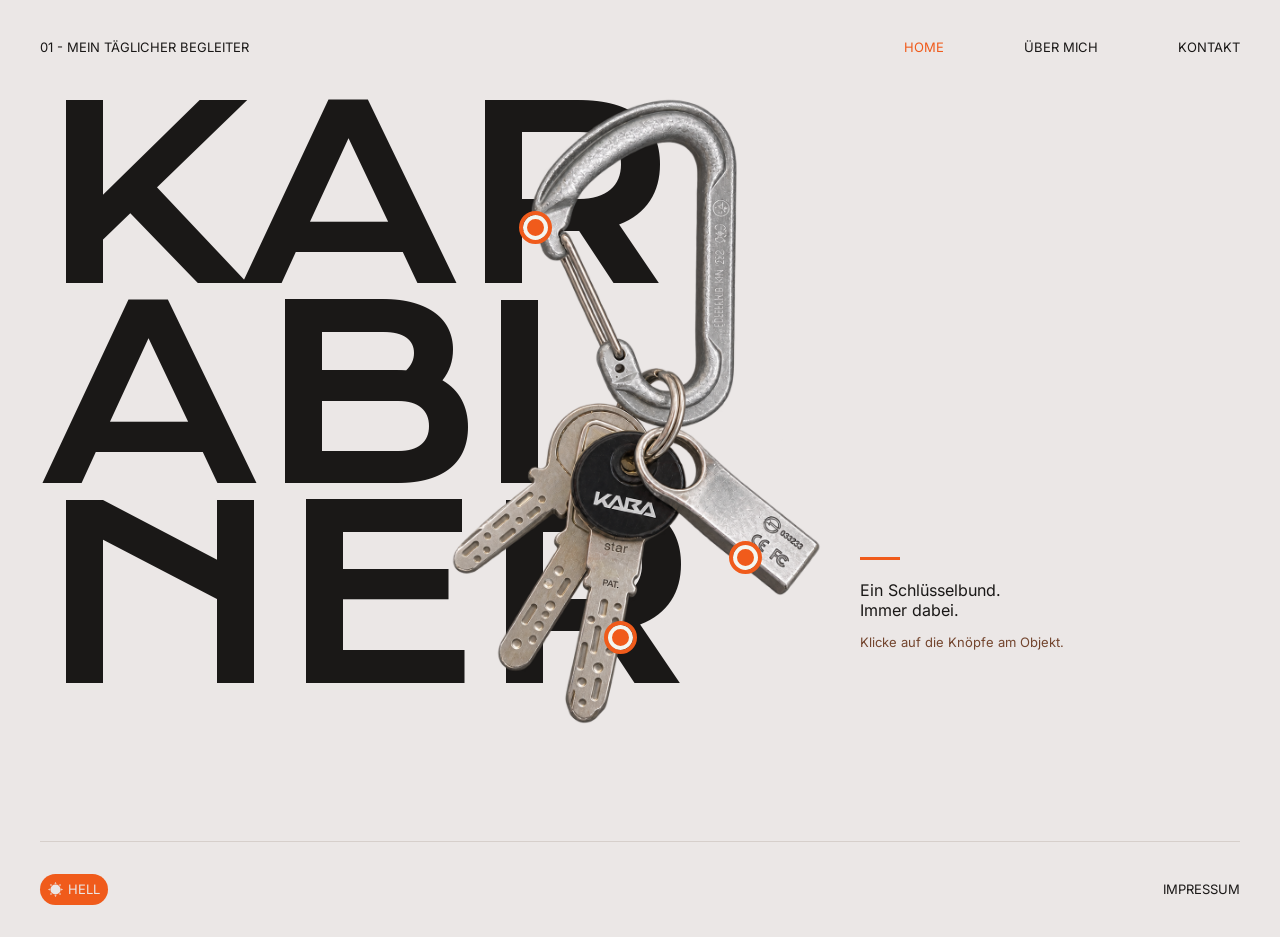
<file: index.html>
<!DOCTYPE html>
<html lang="de">
<head>
    <meta charset="UTF-8">
    <!--
    <meta name="viewport" content="width=device-width, user-scalable=no, initial-scale=1.0, maximum-scale=1.0, minimum-scale=1.0">
    -->
    <meta http-equiv="X-UA-Compatible" content="ie=edge">
    <link rel="stylesheet" href="css/style.css">
    <link rel="icon" type="image/svg+xml" href="img/icon-karabiner.svg">

    <title>Home | Karabiner</title>
</head>
<body data-theme="dark">
    <header>
        <section class="header-section">
            <div class="header-title">
                01 - Mein täglicher Begleiter
            </div>
            <nav class="mainnav">
                <ul>
                <li>
                        <a href="index.html" class="active">Home</a>
                    </li>
                    <li>
                        <a href="aboutme.html">Über mich</a>
                    </li>
                    <li>
                        <a href="contact.html">Kontakt</a>
                    </li>
                </ul>
            </nav>
        </section>
    </header>
    <main>
        <section class="main-section">
            <div class="bigfont">
                KAR<br>ABI<br>NER
            </div>
            <div class="karabiner">
                <img src="img/karabiner.png" alt="Karabiner">
                <div class="button-wrapper">
                    <button class="click-button" id="button-karabiner"></button>
                    <button class="click-button" id="button-schluessel"></button>
                    <button class="click-button" id="button-usb"></button>
                </div>
            </div>
            <div class="infocard-wrapper">
                <div class="infocard">
                    <hr>
                    <p class="text" id="info-title">
                        Ein Schlüsselbund.<br>
                        Immer dabei.
                    </p>
                    <p class="infotext" id="info-text">
                        Klicke auf die Knöpfe am Objekt.
                    </p>
                </div>
            </div>
        </section>
    </main>
    <footer>
        <section class="footer-section">
            <button id="theme-toggle">
                <img src="img/icon-darkmode.svg" alt="theme-icon">
                <span>Dunkel</span>
            </button>
            <a href="impressum.html">Impressum</a>
        </section>
    </footer>
    <script src="js/theme-toggle.js"></script>
    <script src="js/button-clicks.js"></script>
</body>
</html>
</file>
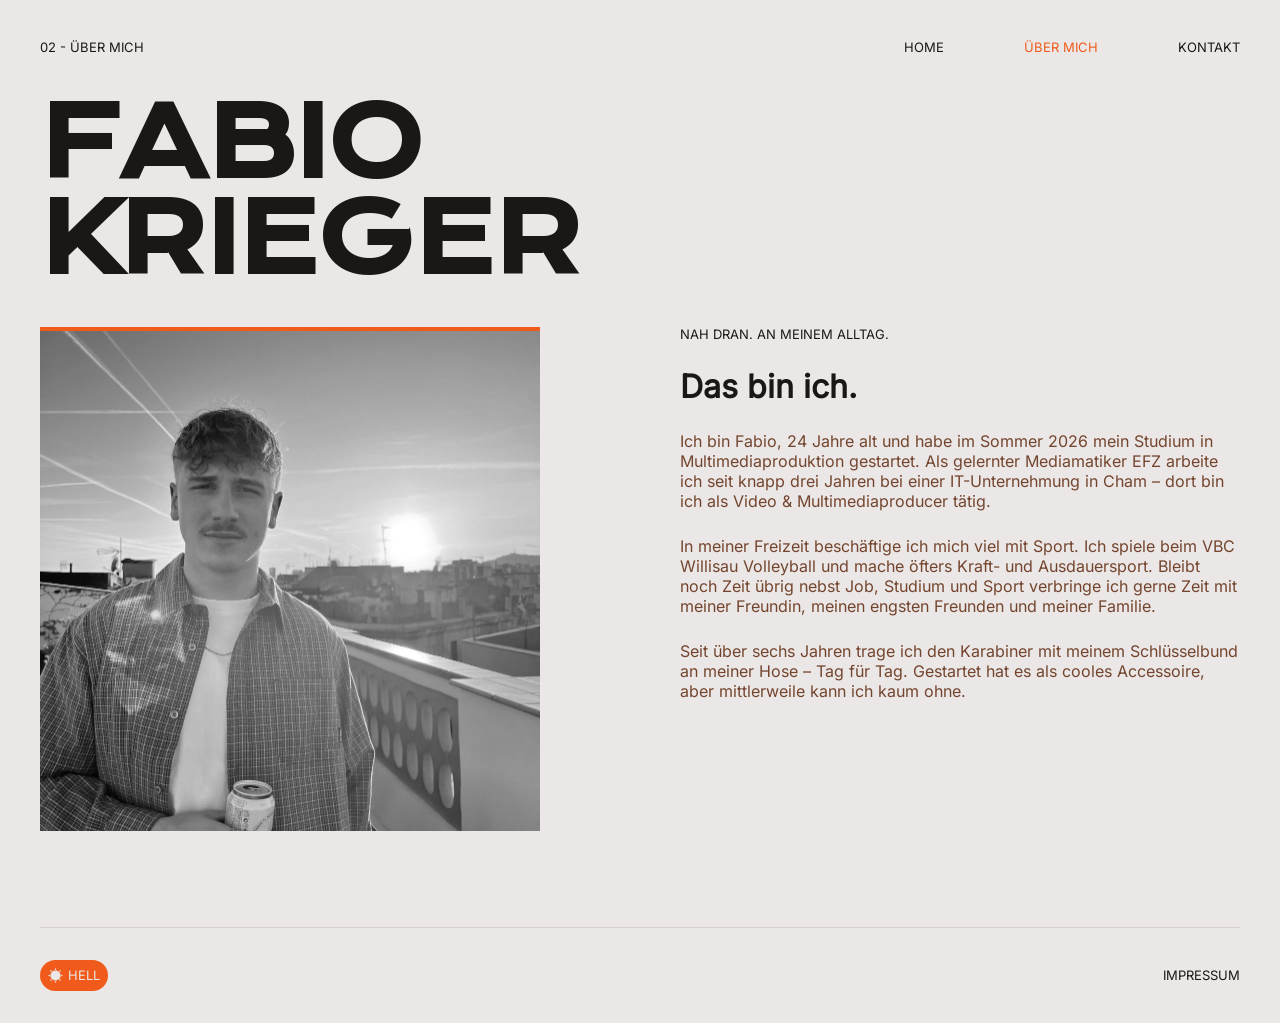
<file: aboutme.html>
<!DOCTYPE html>
<!--suppress LanguageDetectionInspection -->
<html lang="de">
<head>
    <meta charset="UTF-8">
    <!--
    <meta name="viewport" content="width=device-width, user-scalable=no, initial-scale=1.0, maximum-scale=1.0, minimum-scale=1.0">
    -->
    <meta http-equiv="X-UA-Compatible" content="ie=edge">
    <link rel="stylesheet" href="css/style.css">
    <link rel="icon" type="image/svg+xml" href="img/icon-karabiner.svg">

    <title>Über mich | Karabiner</title>
</head>
<body data-theme="dark">
    <header>
        <section class="header-section">
            <div class="header-title">
                02 - Über mich
            </div>
            <nav class="mainnav">
                <ul>
                    <li>
                        <a href="index.html">Home</a>
                    </li>
                    <li>
                        <a href="aboutme.html" class="active">Über mich</a>
                    </li>
                    <li>
                        <a href="contact.html">Kontakt</a>
                    </li>
                </ul>
            </nav>
        </section>
    </header>
    <main>
        <section class="main-section">
            <h1>Fabio Krieger</h1>
        </section>
        <section class="main-section">
            <div class="grid-wrapper">
                <div class="img-wrapper">
                    <img src="img/portrait.jpg" alt="Portrait Fabio Krieger">
                </div>
                <div>
                    <p class="smalltext">Nah dran. An meinem Alltag.</p>
                    <h3>Das bin ich.</h3>
                    <p class="text">
                        Ich bin Fabio, 24 Jahre alt und habe im Sommer 2026 mein Studium in Multimediaproduktion gestartet. Als gelernter Mediamatiker EFZ arbeite ich seit knapp drei Jahren bei einer IT-Unternehmung in Cham – dort bin ich als Video & Multimediaproducer tätig.
                    </p>
                    <p class="text">
                        In meiner Freizeit beschäftige ich mich viel mit Sport. Ich spiele beim VBC Willisau Volleyball und mache öfters Kraft- und Ausdauersport. Bleibt noch Zeit übrig nebst Job, Studium und Sport verbringe ich gerne Zeit mit meiner Freundin, meinen engsten Freunden und meiner Familie.
                    </p>
                    <p class="text">
                        Seit über sechs Jahren trage ich den Karabiner mit meinem Schlüsselbund an meiner Hose – Tag für Tag. Gestartet hat es als cooles Accessoire, aber mittlerweile kann ich kaum ohne.
                    </p>
                </div>
            </div>
        </section>
    </main>
    <footer>
        <section class="footer-section">
            <button id="theme-toggle">
                <img src="img/icon-darkmode.svg" alt="theme-icon">
                <span>Dunkel</span>
            </button>
            <a href="impressum.html">Impressum</a>
        </section>
    </footer>
    <script src="js/theme-toggle.js"></script>
</body>
</html>
</file>
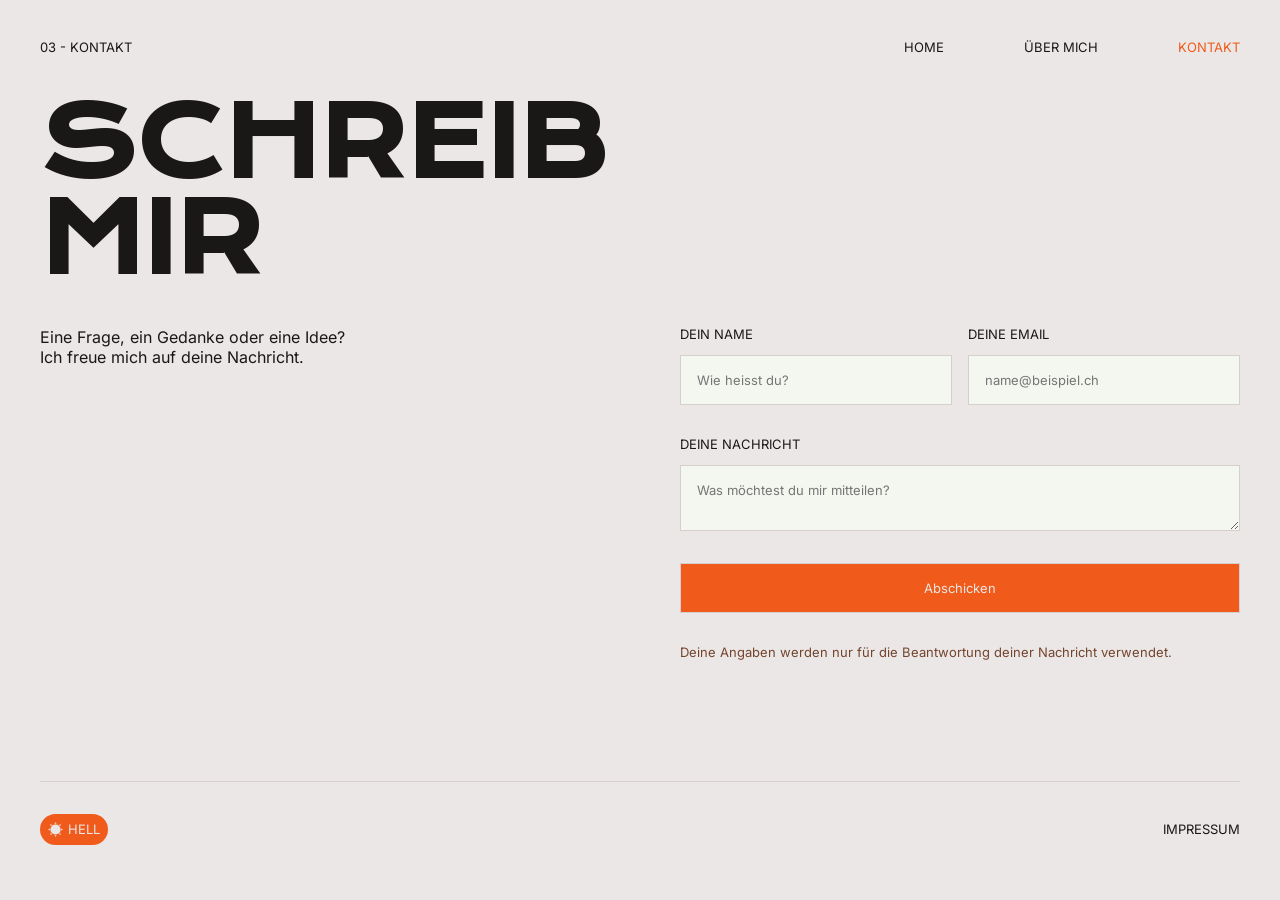
<file: contact.html>
<!DOCTYPE html>
<html lang="de">
<head>
    <meta charset="UTF-8">
    <!--
    <meta name="viewport" content="width=device-width, user-scalable=no, initial-scale=1.0, maximum-scale=1.0, minimum-scale=1.0">
    -->
    <meta http-equiv="X-UA-Compatible" content="ie=edge">
    <link rel="stylesheet" href="css/style.css">
    <link rel="icon" type="image/svg+xml" href="img/icon-karabiner.svg">

    <title>Kontakt | Karabiner</title>
</head>
<body data-theme="dark">
    <header>
        <section class="header-section">
            <div class="header-title">
                03 - Kontakt
            </div>
            <nav class="mainnav">
                <ul>
                    <li>
                        <a href="index.html">Home</a>
                    </li>
                    <li>
                        <a href="aboutme.html">Über mich</a>
                    </li>
                    <li>
                        <a href="contact.html" class="active">Kontakt</a>
                    </li>
                </ul>
            </nav>
        </section>
    </header>
    <main>
        <section class="main-section">
            <h1>Schreib mir</h1>
        </section>
        <section class="main-section">
            <div class="grid-wrapper">
                <p class="text">
                    Eine Frage, ein Gedanke oder eine Idee?<br>
                    Ich freue mich auf deine Nachricht.
                </p>
                <div>
                    <form>
                        <div class="form-flex">
                            <div class="formfield-wrapper">
                                <label class="smalltext" for="name">Dein Name</label>
                                <input type="text" name="name" id="name" placeholder="Wie heisst du?" required>
                            </div>
                            <div class="formfield-wrapper">
                                <label class="smalltext" for="mail">Deine Email</label>
                                <input type="email" name="mail" id="mail" placeholder="name@beispiel.ch" required>
                            </div>
                        </div>
                        <div class="form-flex">
                            <div class="formfield-wrapper">
                                <label class="smalltext" for="message">Deine Nachricht</label>
                                <textarea name="message" id="message" placeholder="Was möchtest du mir mitteilen?" required></textarea>
                            </div>
                        </div>
                        <div class="form-flex">
                            <div class="formfield-wrapper">
                                <input type="submit" value="Abschicken">
                            </div>
                        </div>
                        <div class="form-flex">
                            <div class="formfield-wrapper">
                                <p>Deine Angaben werden nur für die Beantwortung deiner Nachricht verwendet.</p>
                            </div>
                        </div>
                    </form>
                </div>
            </div>
        </section>
    </main>
    <footer>
        <section class="footer-section">
            <button id="theme-toggle">
                <img src="img/icon-darkmode.svg" alt="theme-icon">
                <span>Dunkel</span>
            </button>
            <a href="impressum.html">Impressum</a>
        </section>
    </footer>
    <script src="js/theme-toggle.js"></script>
</body>
</html>
</file>
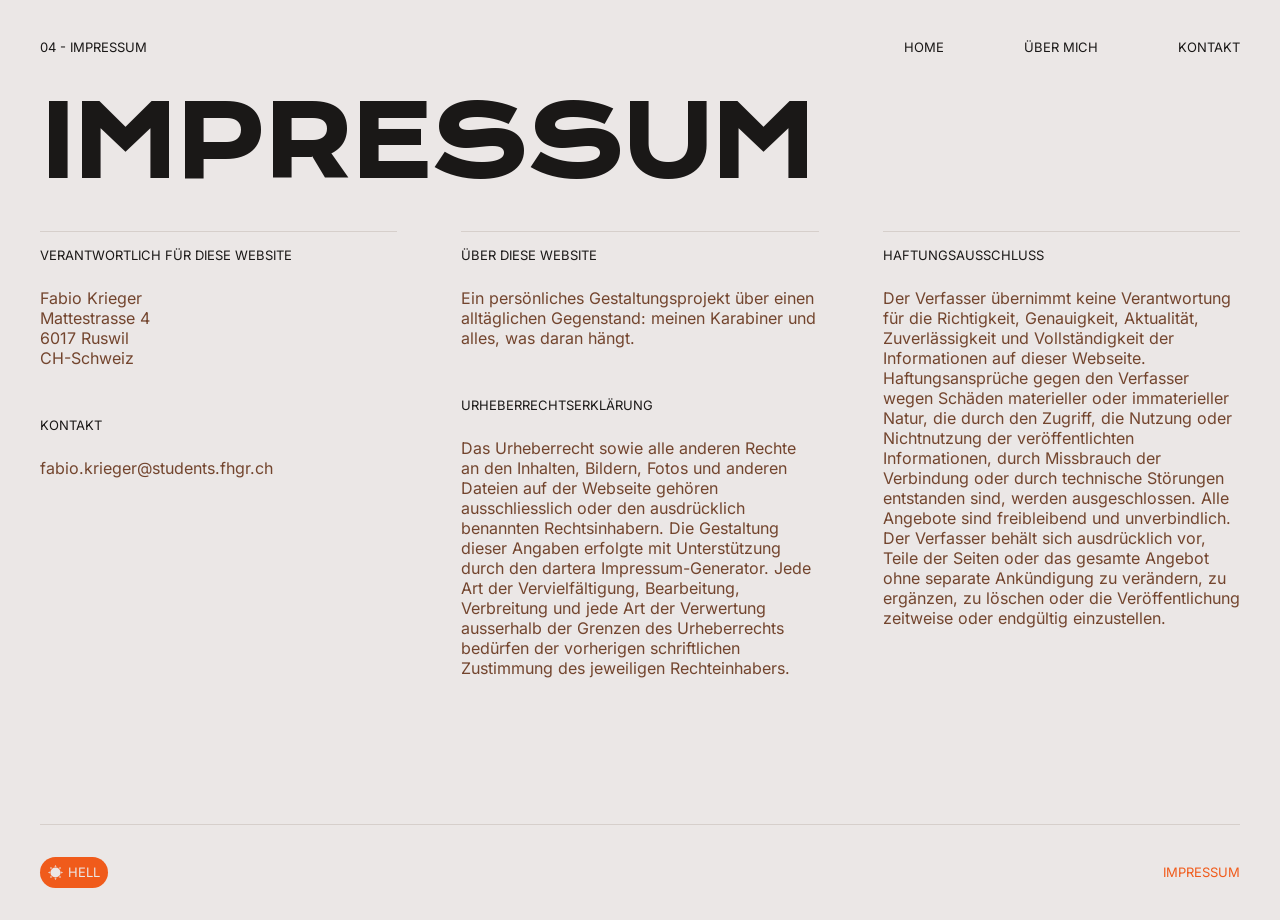
<file: impressum.html>
<!DOCTYPE html>
<html lang="de">
<head>
    <meta charset="UTF-8">
    <!--
    <meta name="viewport" content="width=device-width, user-scalable=no, initial-scale=1.0, maximum-scale=1.0, minimum-scale=1.0">
    -->
    <meta http-equiv="X-UA-Compatible" content="ie=edge">
    <link rel="stylesheet" href="css/style.css">
    <link rel="icon" type="image/svg+xml" href="img/icon-karabiner.svg">

    <title>Impressum | Karabiner</title>
</head>
<body data-theme="dark">
    <header>
        <section class="header-section">
            <div class="header-title">
                04 - Impressum
            </div>
            <nav class="mainnav">
                <ul>
                    <li>
                        <a href="index.html"    >Home</a>
                    </li>
                    <li>
                        <a href="aboutme.html">Über mich</a>
                    </li>
                    <li>
                        <a href="contact.html">Kontakt</a>
                    </li>
                </ul>
            </nav>
        </section>
    </header>
    <main>
        <section class="main-section">
            <h1>Impressum</h1>
        </section>
        <section class="main-section">
            <div class="grid-wrapper-third">
                <div class="impressum-wrapper">
                    <p class="smalltext">
                        Verantwortlich für diese Website
                    </p>
                    <p class="text">
                        Fabio Krieger<br>
                        Mattestrasse 4<br>
                        6017 Ruswil<br>
                        CH-Schweiz<br>
                    </p>
                    <p class="smalltext">Kontakt</p>
                    <p class="text">
                        fabio.krieger@students.fhgr.ch
                    </p>
                </div>
                <div class="impressum-wrapper">
                    <p class="smalltext">
                        Über diese Website
                    </p>
                    <p class="text">
                        Ein persönliches Gestaltungsprojekt über einen alltäglichen Gegenstand: meinen Karabiner und alles, was daran hängt.
                    </p>
                    <p class="smalltext">
                        Urheberrechtserklärung
                    </p>
                    <p class="text">
                        Das Urheberrecht sowie alle anderen Rechte an den Inhalten, Bildern, Fotos und anderen Dateien auf der Webseite gehören ausschliesslich oder den ausdrücklich benannten Rechtsinhabern. Die Gestaltung dieser Angaben erfolgte mit Unterstützung durch den dartera Impressum-Generator. Jede Art der Vervielfältigung, Bearbeitung, Verbreitung und jede Art der Verwertung ausserhalb der Grenzen des Urheberrechts bedürfen der vorherigen schriftlichen Zustimmung des jeweiligen Rechteinhabers.
                    </p>
                </div>
                <div class="impressum-wrapper">
                    <p class="smalltext">
                        Haftungsausschluss
                    </p>
                    <p class="text">
                        Der Verfasser übernimmt keine Verantwortung für die Richtigkeit, Genauigkeit, Aktualität, Zuverlässigkeit und Vollständigkeit der Informationen auf dieser Webseite. Haftungsansprüche gegen den Verfasser wegen Schäden materieller oder immaterieller Natur, die durch den Zugriff, die Nutzung oder Nichtnutzung der veröffentlichten Informationen, durch Missbrauch der Verbindung oder durch technische Störungen entstanden sind, werden ausgeschlossen. Alle Angebote sind freibleibend und unverbindlich. Der Verfasser behält sich ausdrücklich vor, Teile der Seiten oder das gesamte Angebot ohne separate Ankündigung zu verändern, zu ergänzen, zu löschen oder die Veröffentlichung zeitweise oder endgültig einzustellen.
                    </p>
                </div>
            </div>
        </section>
    </main>
    <footer>
        <section class="footer-section">
            <button id="theme-toggle">
                <img src="img/icon-darkmode.svg" alt="theme-icon">
                <span>Dunkel</span>
            </button>
            <a class="active" href="impressum.html">Impressum</a>
        </section>
    </footer>
    <script src="js/theme-toggle.js"></script>
</body>
</html>
</file>
<file: css/style.css>
@font-face {
    font-family: "Krona One";
    src:
            local("Krona One"),
            url("../fonts/KronaOne-Regular.woff");
}

@font-face {
    font-family: "Inter";
    src:
            local("Inter"),
            url("../fonts/Inter-VariableFont_opsz_wght.woff");
}

:root {
    --color-primary: #F05B1B;
    --color-text: #1A1817;
    --color-text-secondary: #73452E;
    --color-surface: #F4F6F0;
    --color-background: #EBE7E6;
    --color-border: #D6CFCB;
    --global-max-width: 1200px;
    --font-size-small: 0.8rem;
    --font-size-regular: 1rem;
    --font-size-medium: 2rem;
    --font-size-large: 6rem;
    --font-size-massive: 15rem;
}

[data-theme="dark"] {
    --color-primary: #F05B1B;
    --color-text: #F4F6F0;
    --color-text-secondary: #EBE7E6;
    --color-surface: #242621;
    --color-background: #1A1817;
    --color-border: #73452E;
}

* {
    margin: 0;
    padding: 0;
    font-family: "Inter", sans-serif;
    color: var(--color-text);
}

body {
    background-color: var(--color-background);
}

/*
footer {
    position: absolute;
    width: 100%;
    bottom: 0;
}
*/

section {
    max-width: var(--global-max-width);
    margin: auto;

    &.header-section {
        display: flex;
        justify-content: space-between;
        padding: 2rem 0;
        text-transform: uppercase;
        font-size: var(--font-size-small);

        .header-title {
            display: flex;
            align-items: center;
        }

        ul {
            list-style-type: none;
            display: flex;
            justify-content: space-between;
            gap: 5rem;

            li {
                display: flex;
                align-items: center;

                a {
                    padding: 0.5rem 0;
                    text-decoration: none;
                    color: var(--color-text);

                    &.active {
                        color: var(--color-primary);
                    }
                }
            }
        }
    }

    &.main-section {

        .bigfont {
            font-size: var(--font-size-massive);
            font-family: "Krona One";
            line-height: calc(var(--font-size-massive) - 2.5rem);
            position: absolute;
            z-index: -1;
        }

        .karabiner {
            display: flex;
            height: 650px;
            width: 100%;
            justify-content: center;

            .button-wrapper {
                position: absolute;
                height: 650px;
                width: 275px;

                .click-button {
                    position: absolute;
                    height: 25px;
                    width: 25px;
                    background-color: var(--color-primary);
                    border: 4px solid var(--color-surface);
                    outline: 4px solid var(--color-primary);
                    border-radius: 25px;
                    z-index: 99;

                    &#button-karabiner {
                        top: 120px;
                        left: 20px;
                    }

                    &#button-schluessel {
                        top: 530px;
                        left: 105px;
                    }

                    &#button-usb {
                        top: 450px;
                        left: 230px;
                    }

                    &.active {
                        background-color: var(--color-text);
                        border: 4px solid var(--color-primary);
                        outline: 4px solid var(--color-text);
                        transform: scale(1.2);
                    }
                }
            }

            img {
                height: 100%;
            }
        }

        .infocard-wrapper {
            position: absolute;
            width: 100%;
            bottom: 250px;
            right: 100px;
            display: flex;
            justify-content: flex-end;

            .infocard {
                display: flex;
                flex-direction: column;
                width: 25%;

                hr {
                    height: 3px;
                    background-color: var(--color-primary);
                    border: none;
                    width: 40px;
                    margin-bottom: 20px;
                }

                .text {
                    margin-bottom: 15px;
                    color: var(--color-text);
                }

                .infotext {
                    font-size: var(--font-size-small);
                    color: var(--color-text-secondary);
                }
            }
        }

        h1 {
            font-size: var(--font-size-large);
            line-height: var(--font-size-large);
            font-family: "Krona One";
            text-transform: uppercase;
            width: 60%;
            margin-bottom: 40px;
        }

        .grid-wrapper {
            display: grid;
            grid-template: 1fr / 40% 1fr;
            gap: 10rem;

            .img-wrapper {
                border-top: 4px solid var(--color-primary);
                width: 500px;
                height: 500px;

                img {
                    height: 100%;
                    width: 100%;
                    object-fit: cover;
                    filter: grayscale(100%);
                }
            }

            div {

                p, h3 {
                    margin-bottom: 25px;
                }

                .smalltext {
                    text-transform: uppercase;
                    font-size: var(--font-size-small);
                }

                h3 {
                    font-size: var(--font-size-medium);
                }

                .text {
                    color: var(--color-text-secondary);
                }
            }

            form {
                display: flex;
                flex-direction: column;
                gap: 2rem;

                .form-flex {
                    display: flex;
                    justify-content: space-between;
                    gap: 1rem;

                    .formfield-wrapper {
                        display: flex;
                        flex-direction: column;
                        width: 100%;

                        label {
                            margin-bottom: var(--font-size-small) ;
                        }

                        input, textarea {
                            padding: var(--font-size-regular);
                            background-color: var(--color-surface);
                            border: 1px solid var(--color-border);
                            resize: vertical;

                            &[type="submit"] {
                                background-color: var(--color-primary);
                                color: var(--color-background);
                            }

                            &:focus {
                                outline: 1px solid var(--color-primary);
                                outline-offset: 2px;
                            }
                        }

                        p {
                            font-size: var(--font-size-small);
                            color: var(--color-text-secondary);
                        }
                    }
                }
            }
        }

        .grid-wrapper-third {
            display: grid;
            grid-template: 1fr / 1fr 1fr 1fr;
            gap: 4rem;

            .impressum-wrapper {
                border-top: 1px solid var(--color-border);
                padding-top: 1rem;

                p {
                    margin-bottom: 25px;
                }

                .smalltext {
                    text-transform: uppercase;
                    font-size: var(--font-size-small);
                }

                h3 {
                    font-size: var(--font-size-medium);
                }

                .text {
                    margin-bottom: 50px;
                    color: var(--color-text-secondary);
                }
            }
        }
    }

    &.footer-section {
        display: flex;
        justify-content: space-between;
        align-items: center;
        text-transform: uppercase;
        padding: 2rem 0;
        margin-top: 6rem;
        border-top: 1px solid var(--color-border);
        font-size: var(--font-size-small);

        #theme-toggle {
            padding: .5rem;
            border-radius: 2rem;
            border: none;
            background-color: var(--color-primary);
            text-transform: uppercase;
            font-size: var(--font-size-small);
            display: flex;
            gap: 5px;

            span {
                color: var(--color-background);
            }

            img {
                height: 15px;
                width: 15px;
            }
        }

        a {
            text-decoration: none;

            &.active {
                color: var(--color-primary);
            }
        }
    }
}
</file>
